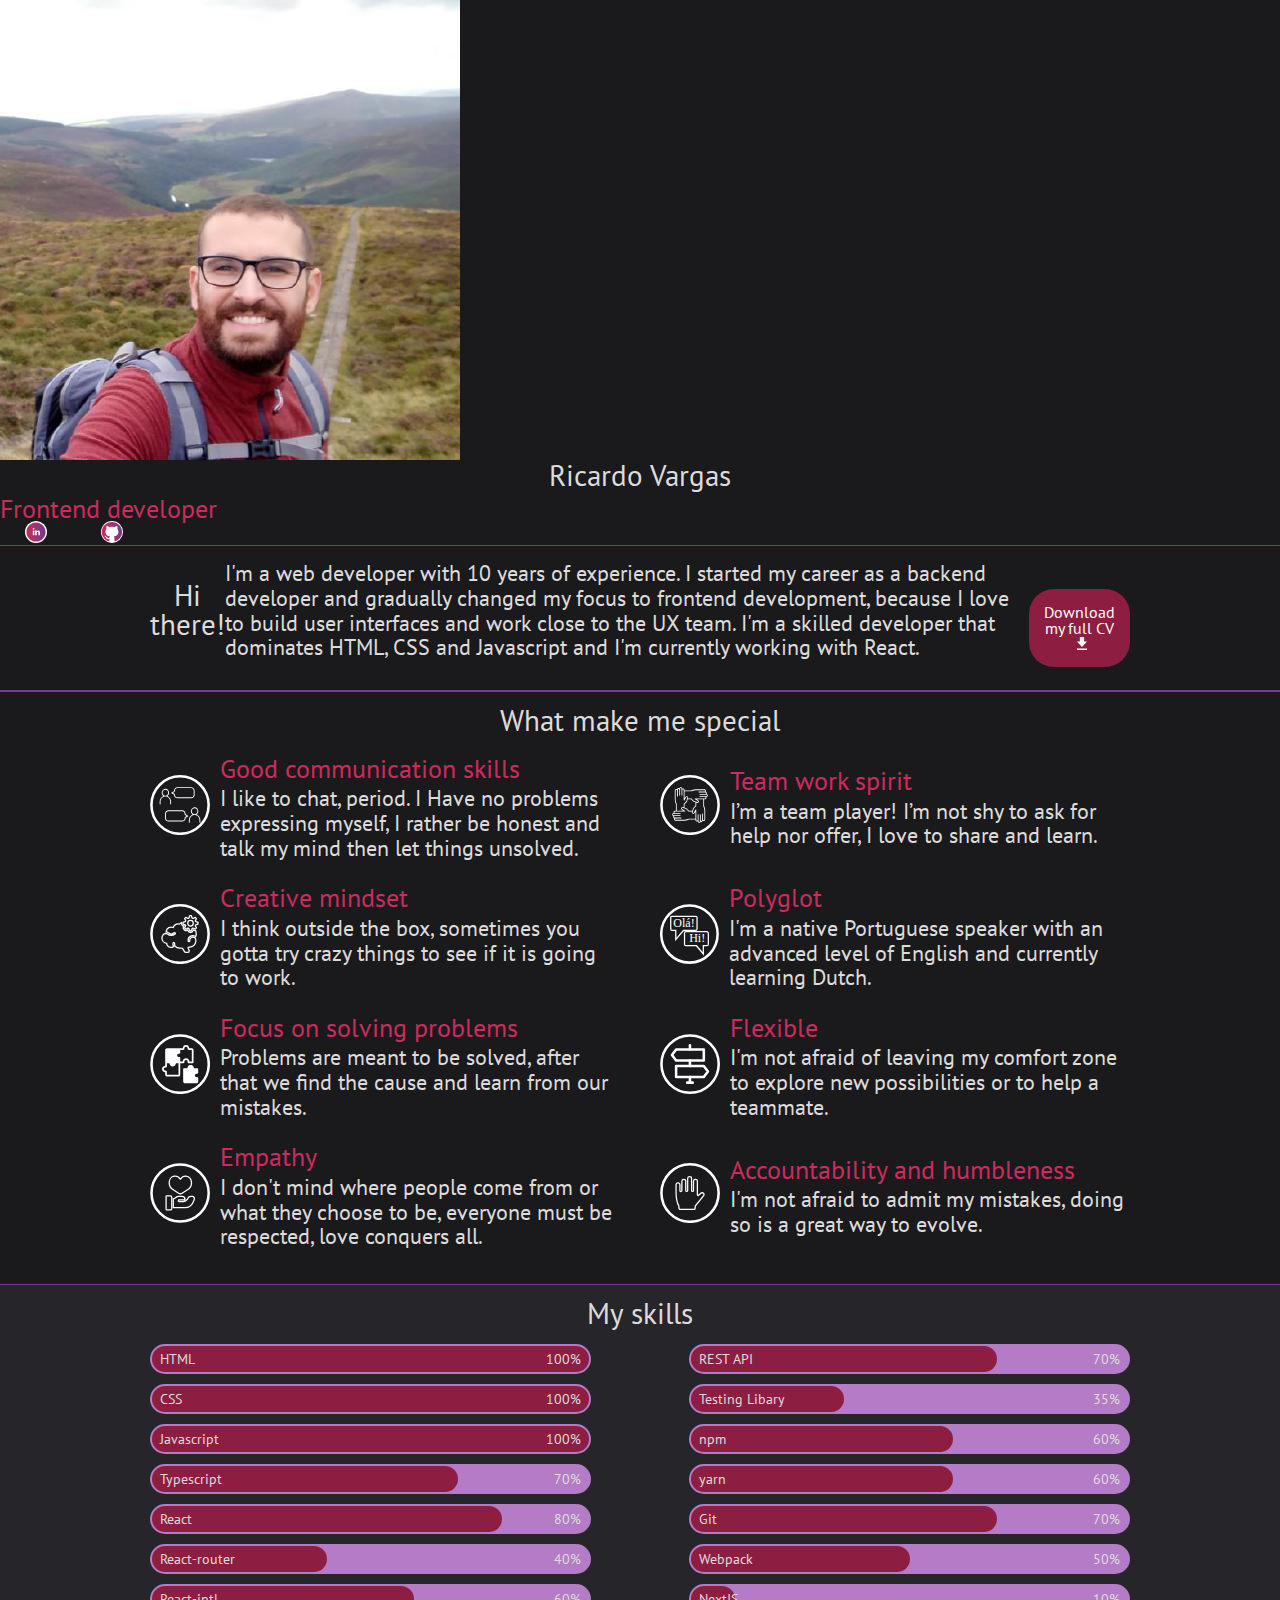
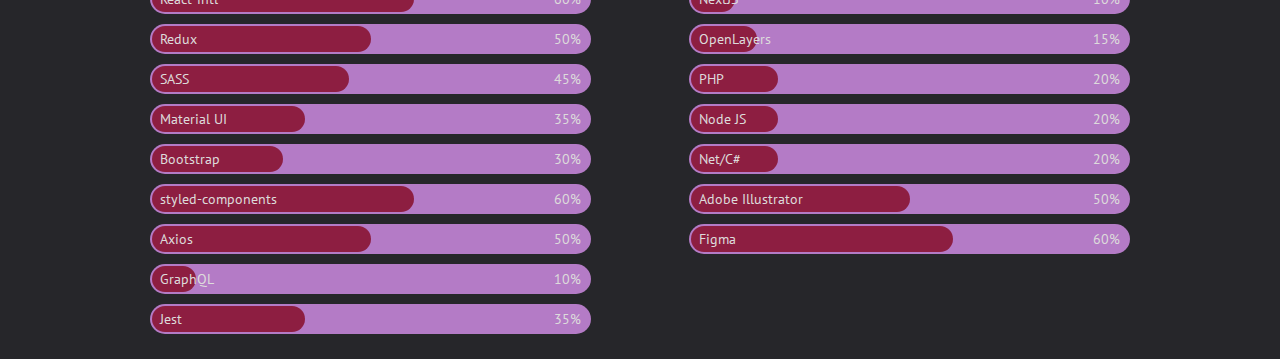
<file: index.html>
<!DOCTYPE html>
<html lang="en">
  <head>
    <meta charset="utf-8" />
    <link rel="icon" href="favicon.ico" />
    <link rel="preconnect" href="https://fonts.googleapis.com" />
    <link rel="preconnect" href="https://fonts.gstatic.com" crossorigin />
    <meta name="author" content="Ricardo Vargas" />
    <link href="https://fonts.googleapis.com/css2?family=PT+Sans&display=swap" rel="stylesheet" />
    <meta property="og:site_name" content="Ricardo | Frontend developer" />
    <meta property="og:url" content="https://ricardomvargas.github.io/" />
    <meta property="og:type" content="article" />
    <meta property="og:title" content="Ricardo Vargas" />
    <meta property="og:image" content="/assets/images/social-preview/og-img.png" />
    <meta property="og:image:type" content="image/png" />
    <meta property="og:image:width" content="1200" />
    <meta property="og:image:height" content="630" />
    <meta property="og:image:alt" content="Ricardo Vargas | Frontend developer" />
    <meta
      name="description"
      property="og:description"
      content="A passionated Frontend developer | React, Typescript, Redux, HTML, CSS, javascript, SASS and more."
    />
    <meta name="twitter:card" content="summary_large_image" />
    <meta name="twitter:site" content="@ricardomvargas" />
    <meta name="twitter:creator" content="@ricardomvargas" />
    <meta name="twitter:title" content="Ricardo Vargas" />
    <meta name="twitter:image" content="https://ricardomvargas.github.io/og-img-twiiter.png" />
    <meta
      name="twitter:description"
      content="A passionated Frontend developer | React, Typescript, Redux, HTML, CSS, javascript, SASS and +."
    />
    <link
      rel="apple-touch-icon"
      sizes="180x180"
      href="/assets/images/social-preview/apple-touch-icon.png"
    />
    <link
      rel="icon"
      type="image/png"
      sizes="32x32"
      href="/assets/images/social-preview/favicon-32x32.png"
    />
    <link
      rel="icon"
      type="image/png"
      sizes="16x16"
      href="/assets/images/social-preview/favicon-16x16.png"
    />
    <link
      rel="mask-icon"
      href="/assets/images/social-preview/safari-pinned-tab.svg"
      color="#5bbad5"
    />
    <meta name="msapplication-TileColor" content="#da532c" />
    <meta name="theme-color" content="#ffffff" />
    <meta name="viewport" content="width=device-width, initial-scale=1" />
    <meta name="theme-color" content="#1a1a1d" />
    <meta name="description" content="Ricardo Vargas | Frontend developer" />
    <link rel="manifest" href="/manifest.json" />
    <link href="styles/styles.css" rel="stylesheet" />
    <link href="styles/about.css" rel="stylesheet" />
    <link href="styles/soft-skills.css" rel="stylesheet" />
    <link href="styles/tech-skills.css" rel="stylesheet" />
    <title>Ricardo Vargas | Frontend developer</title>
  </head>
  <body>
    <article id="presentation">
      <main>
        <img src="assets/images/profile-pic-square.jpg" alt="Ricardo Vargas" class="profile-pic" />
        <header>
          <div>
            <h1>Ricardo Vargas</h1>
            <h2>Frontend developer</h2>
          </div>
          <section>
            <a
              href="https://www.linkedin.com/in/ricardo-m-vargas/"
              rel="noreferrer"
              target="_blank"
              title="Ricardo | Linkedin Profile"
            >
              <img src="assets/images/linkedin-mobile.svg" alt="Linkedin" />
            </a>
            <a
              href="https://github.com/ricardomvargas"
              rel="noreferrer"
              target="_blank"
              title="Ricardo | GitHub Profile"
            >
              <img src="assets/images/github-mobile.svg" alt="Github" />
            </a>
          </section>
        </header>
      </main>
    </article>
    <article id="about">
      <main>
        <header>
          <h1>Hi there!</h1>
        </header>
        <p>
          I'm a web developer with 10 years of experience. I started my career as a backend
          developer and gradually changed my focus to frontend development, because I love to build
          user interfaces and work close to the UX team. I'm a skilled developer that dominates
          HTML, CSS and Javascript and I'm currently working with React.
        </p>
        <footer>
          <a href="assets/curriculum/rv.pdf" class="cv-btn" download="ricardo-vargas-cv.pdf">
            <span>Download my full CV</span>
            <img src="assets/images/download-icon.svg" alt="Download my full CV" />
          </a>
        </footer>
      </main>
    </article>
    <article id="soft-skills">
      <main>
        <header>
          <h1>What make me special</h1>
        </header>
        <ul>
          <li>
            <div class="div-img">
              <img
                src="assets/images/soft-skills-communication.svg"
                alt="Communications Icon"
                title="Good communications skills"
              />
            </div>
            <div>
              <h2 class="title">Good communication skills</h2>
              <p>
                I like to chat, period. I Have no problems expressing myself, I rather be honest and
                talk my mind then let things unsolved.
              </p>
            </div>
          </li>
          <li>
            <div class="div-img">
              <img
                src="assets/images/soft-skills-teamwork.svg"
                alt="Team work Icon"
                title="Team work spirit"
              />
            </div>
            <div>
              <h2 class="title">Team work spirit</h2>
              <p>
                I’m a team player! I’m not shy to ask for help nor offer, I love to share and learn.
              </p>
            </div>
          </li>
          <li>
            <div class="div-img">
              <img
                src="assets/images/soft-skills-creative-mind.svg"
                alt="Creativity Icon"
                title="Creative mindset"
              />
            </div>
            <div>
              <h2 class="title">Creative mindset</h2>
              <p>
                I think outside the box, sometimes you gotta try crazy things to see if it is going
                to work.
              </p>
            </div>
          </li>
          <li>
            <div class="div-img">
              <img
                src="assets/images/soft-skills-bilingual.svg"
                alt="Bilingual Icon"
                title="Bilingual"
              />
            </div>
            <div>
              <h2 class="title">Polyglot</h2>
              <p>
                I'm a native Portuguese speaker with an advanced level of English and currently
                learning Dutch.
              </p>
            </div>
          </li>
          <li>
            <div class="div-img">
              <img
                src="assets/images/soft-skills-solving-problems.svg"
                alt="Solving Problems Icon"
                title="Focus in solving problems"
              />
            </div>
            <div>
              <h2 class="title">Focus on solving problems</h2>
              <p>
                Problems are meant to be solved, after that we find the cause and learn from our
                mistakes.
              </p>
            </div>
          </li>
          <li>
            <div class="div-img">
              <img
                src="assets/images/soft-skills-flexible.svg"
                alt="Flexibility Icon"
                title="Flexible"
              />
            </div>
            <div>
              <h2 class="title">Flexible</h2>
              <p>
                I'm not afraid of leaving my comfort zone to explore new possibilities or to help a
                teammate.
              </p>
            </div>
          </li>
          <li>
            <div class="div-img">
              <img src="assets/images/soft-skills-emphaty.svg" alt="Emphaty Icon" title="Empathy" />
            </div>
            <div>
              <h2 class="title">Empathy</h2>
              <p>
                I don't mind where people come from or what they choose to be, everyone must be
                respected, love conquers all.
              </p>
            </div>
          </li>
          <li>
            <div class="div-img">
              <img
                src="assets/images/soft-skills-accountability.svg"
                alt="Accountability Icon"
                title="Accountability and humbleness"
              />
            </div>
            <div>
              <h2 class="title">Accountability and humbleness</h2>
              <p>I'm not afraid to admit my mistakes, doing so is a great way to evolve.</p>
            </div>
          </li>
        </ul>
      </main>
    </article>
    <article id="tech-skills">
      <main>
        <header>
          <h1>My skills</h1>
        </header>
        <ul class="left-block">
          <li>
            <div class="skill-description">
              <span class="skill-title-bg" style="width: 100%"></span>
              <span class="skill-title">HTML</span>
              <span class="skill-percent">100%</span>
            </div>
          </li>
          <li>
            <div class="skill-description">
              <span class="skill-title-bg" style="width: 100%"></span>
              <span class="skill-title">CSS</span>
              <span class="skill-percent">100%</span>
            </div>
          </li>
          <li>
            <div class="skill-description">
              <span class="skill-title-bg" style="width: 100%"></span>
              <span class="skill-title">Javascript</span>
              <span class="skill-percent">100%</span>
            </div>
          </li>
          <li>
            <div class="skill-description">
              <span class="skill-title-bg" style="width: 70%"></span>
              <span class="skill-title">Typescript</span>
              <span class="skill-percent">70%</span>
            </div>
          </li>
          <li>
            <div class="skill-description">
              <span class="skill-title-bg" style="width: 80%"></span>
              <span class="skill-title">React</span>
              <span class="skill-percent">80%</span>
            </div>
          </li>
          <li>
            <div class="skill-description">
              <span class="skill-title-bg" style="width: 40%"></span>
              <span class="skill-title">React-router</span>
              <span class="skill-percent">40%</span>
            </div>
          </li>
          <li>
            <div class="skill-description">
              <span class="skill-title-bg" style="width: 60%"></span>
              <span class="skill-title">React-intl</span>
              <span class="skill-percent">60%</span>
            </div>
          </li>
          <li>
            <div class="skill-description">
              <span class="skill-title-bg" style="width: 50%"></span>
              <span class="skill-title">Redux</span>
              <span class="skill-percent">50%</span>
            </div>
          </li>
          <li>
            <div class="skill-description">
              <span class="skill-title-bg" style="width: 45%"></span>
              <span class="skill-title">SASS</span>
              <span class="skill-percent">45%</span>
            </div>
          </li>
          <li>
            <div class="skill-description">
              <span class="skill-title-bg" style="width: 35%"></span>
              <span class="skill-title">Material UI</span>
              <span class="skill-percent">35%</span>
            </div>
          </li>
          <li>
            <div class="skill-description">
              <span class="skill-title-bg" style="width: 30%"></span>
              <span class="skill-title">Bootstrap</span>
              <span class="skill-percent">30%</span>
            </div>
          </li>
          <li>
            <div class="skill-description">
              <span class="skill-title-bg" style="width: 60%"></span>
              <span class="skill-title">styled-components</span>
              <span class="skill-percent">60%</span>
            </div>
          </li>
          <li>
            <div class="skill-description">
              <span class="skill-title-bg" style="width: 50%"></span>
              <span class="skill-title">Axios</span>
              <span class="skill-percent">50%</span>
            </div>
          </li>
          <li>
            <div class="skill-description">
              <span class="skill-title-bg" style="width: 10%"></span>
              <span class="skill-title">GraphQL</span>
              <span class="skill-percent">10%</span>
            </div>
          </li>
          <li>
            <div class="skill-description">
              <span class="skill-title-bg" style="width: 35%"></span>
              <span class="skill-title">Jest</span>
              <span class="skill-percent">35%</span>
            </div>
          </li>
        </ul>
        <ul class="right-block">
          <li>
            <div class="skill-description">
              <span class="skill-title-bg" style="width: 70%"></span>
              <span class="skill-title">REST API</span>
              <span class="skill-percent">70%</span>
            </div>
          </li>
          <li>
            <div class="skill-description">
              <span class="skill-title-bg" style="width: 35%"></span>
              <span class="skill-title">Testing Libary</span>
              <span class="skill-percent">35%</span>
            </div>
          </li>
          <li>
            <div class="skill-description">
              <span class="skill-title-bg" style="width: 60%"></span>
              <span class="skill-title">npm</span>
              <span class="skill-percent">60%</span>
            </div>
          </li>
          <li>
            <div class="skill-description">
              <span class="skill-title-bg" style="width: 60%"></span>
              <span class="skill-title">yarn</span>
              <span class="skill-percent">60%</span>
            </div>
          </li>
          <li>
            <div class="skill-description">
              <span class="skill-title-bg" style="width: 70%"></span>
              <span class="skill-title">Git</span>
              <span class="skill-percent">70%</span>
            </div>
          </li>
          <li>
            <div class="skill-description">
              <span class="skill-title-bg" style="width: 50%"></span>
              <span class="skill-title">Webpack</span>
              <span class="skill-percent">50%</span>
            </div>
          </li>
          <li>
            <div class="skill-description">
              <span class="skill-title-bg" style="width: 10%"></span>
              <span class="skill-title">NextJS</span>
              <span class="skill-percent">10%</span>
            </div>
          </li>
          <li>
            <div class="skill-description">
              <span class="skill-title-bg" style="width: 15%"></span>
              <span class="skill-title">OpenLayers</span>
              <span class="skill-percent">15%</span>
            </div>
          </li>
          <li>
            <div class="skill-description">
              <span class="skill-title-bg" style="width: 20%"></span>
              <span class="skill-title">PHP</span>
              <span class="skill-percent">20%</span>
            </div>
          </li>
          <li>
            <div class="skill-description">
              <span class="skill-title-bg" style="width: 20%"></span>
              <span class="skill-title">Node JS</span>
              <span class="skill-percent">20%</span>
            </div>
          </li>
          <li>
            <div class="skill-description">
              <span class="skill-title-bg" style="width: 20%"></span>
              <span class="skill-title">Net/C#</span>
              <span class="skill-percent">20%</span>
            </div>
          </li>
          <li>
            <div class="skill-description">
              <span class="skill-title-bg" style="width: 50%"></span>
              <span class="skill-title">Adobe Illustrator</span>
              <span class="skill-percent">50%</span>
            </div>
          </li>
          <li>
            <div class="skill-description">
              <span class="skill-title-bg" style="width: 60%"></span>
              <span class="skill-title">Figma</span>
              <span class="skill-percent">60%</span>
            </div>
          </li>
        </ul>
        <div class="div-clear-float"></div>
      </main>
    </article>
  </body>
</html>
</file>
<file: styles/about.css>
#about {
  border-top: solid 1px;
  border-bottom: solid 1px;
  border-color: #753a88;
}
#about main {
  display: flex;
  align-items: center;
  flex-direction: column;
}
#about .profile-pic {
  width: 70%;
  display: block;
  border-radius: 2%;
  border: solid 1px #753a88;
  border-radius: 50%;
  margin-bottom: 15px;
}
#about main div {
  width: 95%;
  text-align: center;
}
#about main p {
  text-align: left;
  margin-bottom: 15px;
}
#about footer {
  text-align: center;
  padding-top: 20px;
}
#about .cv-btn {
  padding: 1px;
  background-color: #8d1e41;
  border-radius: 25px;
  padding: 15px;
  float: right;
  -webkit-transition: background-color 2s ease-out;
  -moz-transition: background-color 2s ease-out;
  -o-transition: background-color 2s ease-out;
  transition: background-color 2s ease-out;
}
#about .cv-btn:hover {
  background-color: #753a88;
}
#about .cv-btn:hover {
  cursor: pointer;
}
#about .cv-btn img {
  margin-left: 5px;
}
@media (min-width: 601px) {
  #about main div {
    width: 70%;
    text-align: center;
  }

  #about main {
    display: flex;
    align-items: flex-start;
    justify-content: space-between;
    flex-direction: row;
  }

  #about .profile-pic {
    width: 25%;
    margin-bottom: 0;
  }

  #presentation section {
    justify-content: center;
  }
  #presentation section a img {
    margin: 0 25px;
  }
}
@media (min-width: 801px) {
  #about main {
    align-items: center;
  }
}
</file>
<file: styles/soft-skills.css>
#soft-skills {
  border-top: solid 1px;
  border-color: #753a88;
}
#soft-skills ul li {
  width: 100%;
  display: flex;
  align-items: flex-start;
  margin-bottom: 20px;
}
#soft-skills ul li p {
  text-align: left;
}
#soft-skills ul li .title {
  margin-bottom: 5px;
}
#soft-skills ul li .div-img {
  margin-right: 10px;
  display: flex;
  align-items: center;
}
#soft-skills ul li img {
  height: 100px;
}
.div-clear-float {
  clear: none;
}
@media (min-width: 601px) {
  #soft-skills ul li {
    align-items: center;
  }
}
@media (min-width: 701px) {
  #soft-skills ul {
    display: flex;
    flex-wrap: wrap;
    justify-content: space-between;
  }
  #soft-skills ul li {
    width: 48%;
    display: flex;
    margin-bottom: 20px;
  }
  #soft-skills ul li .title {
    margin-bottom: 5px;
  }
  #soft-skills ul li .div-img {
    margin-right: 10px;
    display: block;
  }
  #soft-skills ul li img {
    height: 60px;
  }
  #soft-skills .div-clear-float {
    clear: both;
  }
}
</file>
<file: styles/tech-skills.css>
#tech-skills {
  border-top: solid 1px #753a88;
}
#tech-skills .div-clear-float {
  clear: both;
}
#tech-skills ul li {
  margin-bottom: 10px;
}
#tech-skills .skill-description {
  height: 30px;
  background-color: #b47bc6;
  clear: both;
  padding: 2px;
  border-radius: 20px;
  position: relative;
}
#tech-skills .skill-description .skill-title-bg {
  height: 100%;
  background-color: #8d1e41;
  display: block;
  border-radius: 20px;
  float: left;
  padding-left: 5px;
  position: relative;
}
#tech-skills .skill-description .skill-title {
  height: 100%;
  line-height: 100%;
  position: absolute;
  left: 0;
  padding: 3px 0 0 10px;
  font-size: 1.2em;
}
#tech-skills .skill-description .skill-percent {
  display: block;
  position: absolute;
  right: 0;
  padding: 4px 10px 0 0;
  font-size: 1.2em;
}
@media (min-width: 601px) {
  #tech-skills .skill-description .skill-title {
    padding: 6px 0 0 10px;
    font-size: 0.9em;
  }
  #tech-skills .skill-description .skill-percent {
    padding: 6px 10px 0 0;
    font-size: 0.9em;
  }
}
@media (min-width: 801px) {
  #tech-skills ul {
    width: 45%;
  }
  #tech-skills ul li {
    margin-bottom: 10px;
  }
  #tech-skills .left-block {
    float: left;
  }
  #tech-skills .right-block {
    float: right;
  }
}
</file>
<file: styles/styles.css>
/*********** CSS RESET ***********/
html {
  box-sizing: border-box;
}
*,
*:before,
*:after {
  box-sizing: inherit;
}
html,
body,
div,
span,
applet,
object,
iframe,
h1,
h2,
h3,
h4,
h5,
h6,
p,
blockquote,
pre,
a,
abbr,
acronym,
address,
big,
cite,
code,
del,
dfn,
em,
img,
ins,
kbd,
q,
s,
samp,
small,
strike,
strong,
sub,
sup,
tt,
var,
b,
u,
i,
center,
dl,
dt,
dd,
ol,
ul,
li,
fieldset,
form,
label,
legend,
table,
caption,
tbody,
tfoot,
thead,
tr,
th,
td,
article,
aside,
canvas,
details,
embed,
figure,
figcaption,
footer,
header,
hgroup,
menu,
nav,
output,
ruby,
section,
summary,
time,
mark,
audio,
video {
  margin: 0;
  padding: 0;
  border: 0;
  font-size: 100%;
  font: inherit;
  vertical-align: baseline;
}
a {
  text-decoration: none;
  color: #fff;
}
/*********** HTML5 display-role reset for older browsers ***********/
article,
aside,
details,
figcaption,
figure,
footer,
header,
hgroup,
menu,
nav,
section {
  display: block;
}
body {
  line-height: 1;
}
ol,
ul {
  list-style: none;
}
blockquote,
q {
  quotes: none;
}
blockquote:before,
blockquote:after,
q:before,
q:after {
  content: '';
  content: none;
}
table {
  border-collapse: collapse;
  border-spacing: 0;
}
button,
button:focus,
button:hover {
  padding: 0;
  margin: 0;
  border: none;
  background: none;
}
/*********** WEB SITE STYLES ***********/
html {
  background-color: #1a1a1d;
}
body {
  color: #dddbdb;
  font-family: 'PT Sans', sans-serif;
  min-width: 320px;
}
p {
  font-size: 1.5em;
  line-height: 1.1em;
}
h1 {
  font-size: 1.9em;
  margin-bottom: 5px;
  text-align: center;
}
h2 {
  font-size: 1.7em;
  color: #cc2b5e;
  margin-top: 5px;
}
#top-bar {
  background-color: #26262a;
}
#top-bar,
#about,
#soft-skills,
#tech-skills {
  width: 100%;
}
#top-bar header {
  display: flex;
  flex-direction: column;
  justify-content: space-between;
  align-items: center;
  padding: 10px 0;
}
#top-bar .linkedin-pic {
  margin-right: 15px;
}
#top-bar header,
#about main,
#soft-skills main,
#tech-skills main,
#my-work main,
#contact main {
  padding: 15px 10px;
  max-width: 1000px;
  margin: 0 auto;
}
#about main h1,
#soft-skills main h1,
#tech-skills main h1,
#my-work main h1 {
  padding-bottom: 10px;
}
#my-work,
#tech-skills {
  background-color: #26262a;
}
#top-bar h1,
#top-bar h2 {
  text-align: left;
}
#top-bar .profile-links {
  margin-top: 15px;
}
#top-bar section a img {
  width: 50px;
}
#contact {
  text-align: center;
  border-top: solid 1px;
  border-color: #753a88;
}
#contact .mailto {
  font-weight: bold;
  text-decoration: underline;
}
@media (min-width: 601px) {
  #top-bar header {
    flex-direction: row;
  }

  #top-bar .profile-links {
    margin-top: 0;
    width: 200px;
  }

  p {
    font-size: 1.4em;
  }
  h1 {
    font-size: 1.8em;
  }
  h2 {
    font-size: 1.6em;
  }
  #top-bar section {
    display: flex;
    justify-content: space-evenly;
  }

  #top-bar .linkedin-pic {
    margin-right: 0;
  }
}
@media (min-width: 801px) {
  #soft-skills {
    clear: both;
  }
  #soft-skills main h1,
  #tech-skills main h1,
  #my-work main h1 {
    text-align: center;
  }
}
</file>
